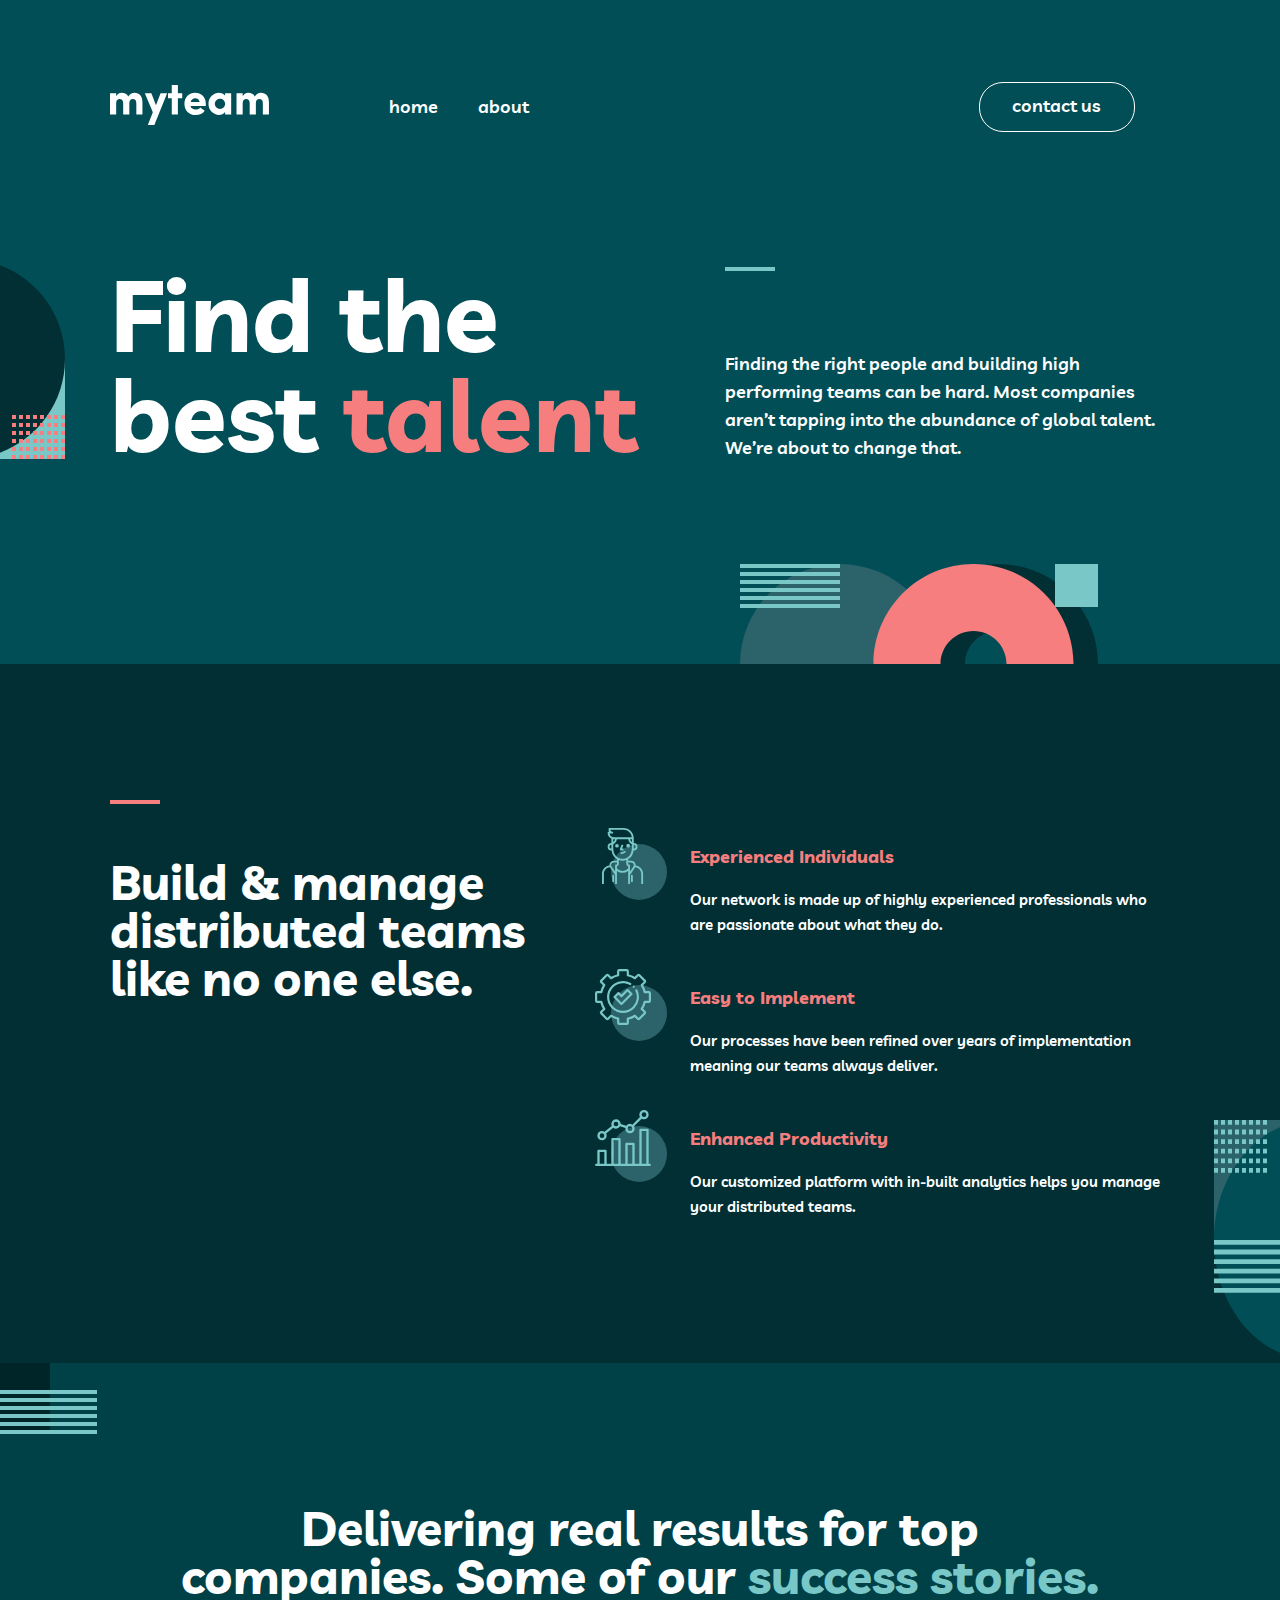
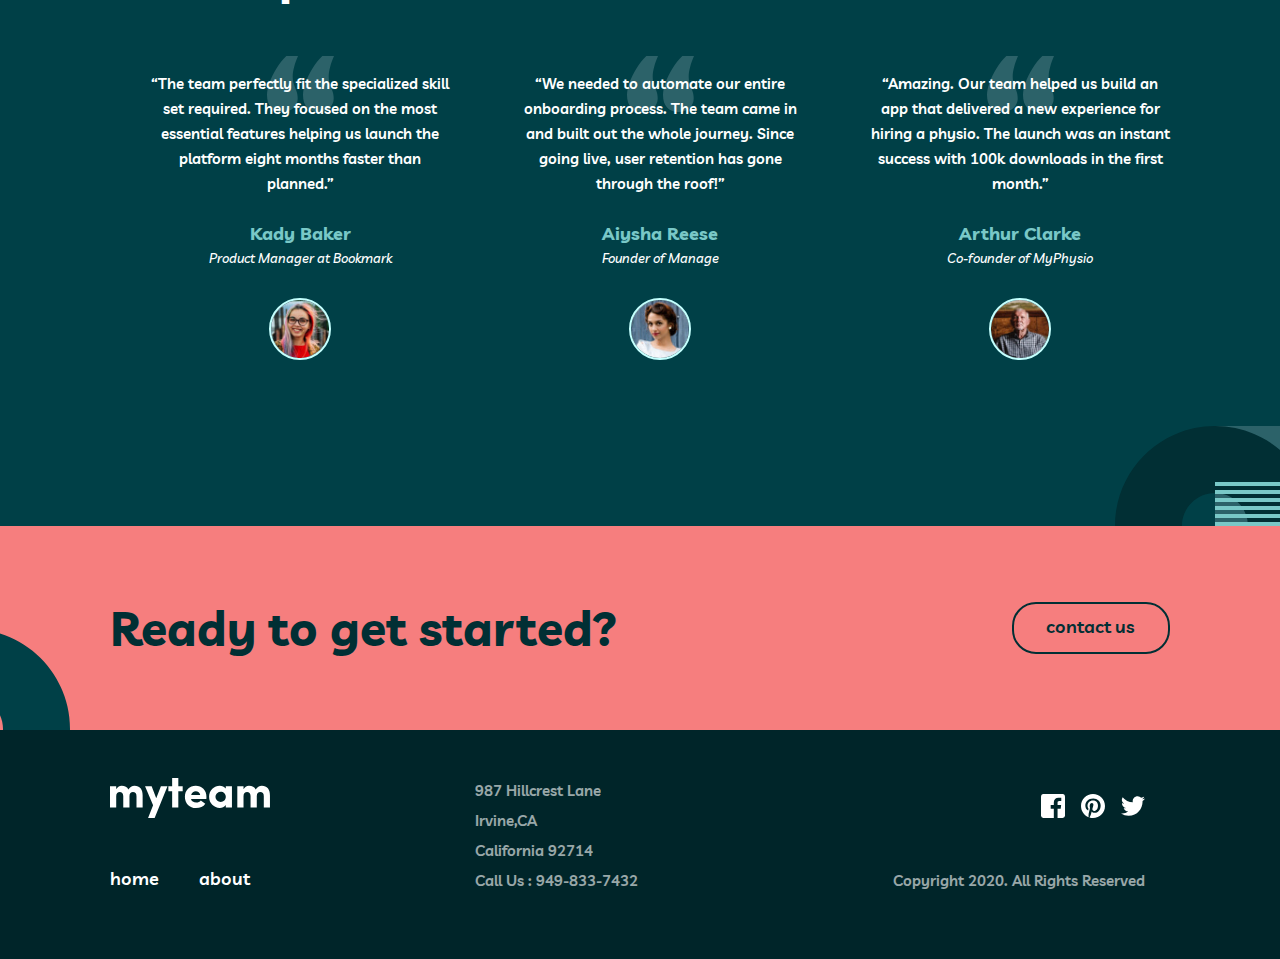
<file: index.html>
<!DOCTYPE html>
<html lang="en">
  <head>
    <meta charset="UTF-8" />
    <meta http-equiv="X-UA-Compatible" content="IE=edge" />
    <meta name="viewport" content="width=device-width, initial-scale=1.0" />
    <title>Myteam</title>
    <link rel="stylesheet" href="style.css"/>
    <link rel="stylesheet" href="index.css">
  </head>
  <body>
    <!-- header section -->
    <header class="header">
      <div class="header-contaienr container">
        <!-- site logo -->
        <a class="site-logo" href="index.html">
          <img
            class="site-logo-image"
            src="./images/myteam-logo.svg"
            alt="myteam-logo"
          />
        </a>
        <!-- navbat -->
        <ul class="site-nav">
          <li class="site-nav-item"><a href="index.html">home</a></li>
          <li class="site-nav-item"><a href="./about/about.html">about</a></li>
        </ul>
        <!-- contact -->
        <a class="main-btn header-btn" href="./contac/contact.html"> contact us </a>
      </div>
    </header>
    <!-- main -->
    <main class="main">
      <section class="hero">
        <div class="hero-container container">
          <img
            class="hefo-bg-image1"
            src="./images/hero-circle-dark.svg"
            alt="hero-image-1"
          />
          <div class="hero-constent">
            <h2 class="hero-title">Find the best <span>talent</span></h2>
            <div class="hero-content-text">
              <span class="main-border aqua"></span>
              <p class="hero-text">
                Finding the right people and building high performing teams can
                be hard. Most companies aren’t tapping into the abundance of
                global talent. We’re about to change that.
              </p>
            </div>
          </div>
          <img
            class="hero-bg-image2"
            src="./images/hero-circle-red.svg"
            alt="hero-image-2s"
          />
        </div>
      </section>
      <!-- sircle section -->
      <section class="sircle">
        <div class="sircle-container container">
          <div class="sircle-content">
            <div class="sircle-subtitle">
              <span class="main-border light"></span>
              <h2 class="sircle-title">
                Build & manage distributed teams like no one else.
              </h2>
            </div>
            <ul class="sircle-list">
              <li class="sircle-list-item">
                <img
                  class="sircle-item-image"
                  src="images/icon-circle-man.svg"
                  alt="sircle-image"
                />
                <div class="sircle-item-content">
                  <h5 class="sircle-content-title">Experienced Individuals</h5>
                  <p class="sircle-content-text">
                    Our network is made up of highly experienced professionals
                    who are passionate about what they do.
                  </p>
                </div>
              </li>
              <li class="sircle-list-item">
                <img
                  class="sircle-item-image"
                  src="./images/icon-circle-check-cog.svg"
                  alt=""
                />
                <div class="sircle-item-content">
                  <h5 class="sircle-content-title">Easy to Implement</h5>
                  <p class="sircle-content-text">
                    Our processes have been refined over years of implementation
                    meaning our teams always deliver.
                  </p>
                </div>
              </li>
              <li class="sircle-list-item">
                <img
                  class="sircle-item-image"
                  src="./images/icon-circle-line-chart.svg"
                  alt=""
                />
                <div class="sircle-item-content">
                  <h5 class="sircle-content-title">Enhanced Productivity</h5>
                  <p class="sircle-content-text">
                    Our customized platform with in-built analytics helps you
                    manage your distributed teams.
                  </p>
                </div>
              </li>
            </ul>
            <img
              class="sircle-bg-image"
              src="./images/clients-circle.svg"
              alt=""
            />
          </div>
        </div>
      </section>
      <!-- success section -->
      <section class="succes">
        <div class="success-container container">
          <img class="succes-bg-image1" src="./images/directors-rect.svg" alt="" />
          <div class="success-content">
            <h2 class="success-title">
              Delivering real results for top <br> companies. Some of our <span>success
                stories.</span>
            </h2>
            <ul class="success-list">
              <li class="success-list-item">
                <p class="success-item-text">
                  “The team perfectly fit the specialized skill set required.
                  They focused on the most essential features helping us launch
                  the platform eight months faster than planned.”
                </p>
                <div class="success-user-content">
                  <h5 class="user-title">Kady Baker</h5>
                  <p class="user-text">Product Manager at Bookmark</p>
                  <img class="user-image" src="./images/kady.jpg" alt="" />
                </div>
              </li>
              <li class="success-list-item">
                <p class="success-item-text">
                  “We needed to automate our entire onboarding process. The team
                  came in and built out the whole journey. Since going live,
                  user retention has gone through the roof!”
                </p>
                <div class="success-user-content">
                  <h5 class="user-title">Aiysha Reese</h5>
                  <p class="user-text">Founder of Manage</p>
                  <img class="user-image" src="./images/aisha.jpg" alt="" />
                </div>
              </li>
              <li class="success-list-item">
                <p class="success-item-text">
                  “Amazing. Our team helped us build an app that delivered a new
                  experience for hiring a physio. The launch was an instant
                  success with 100k downloads in the first month.”
                </p>
                <div class="success-user-content">
                  <h5 class="user-title">Arthur Clarke</h5>
                  <p class="user-text">Co-founder of MyPhysio</p>
                  <img class="user-image" src="./images/arthur.jpg" alt="" />
                </div>
              </li>
            </ul>
          </div>
          <img class="succes-bg-image2" src="./images/directors-circle.svg" alt="" />
        </div>
      </section>
      <!-- last section -->
      <section class="last-section">
          <div class="last-container container">
              <img class="last-image" src="./images/cta-bg.svg" alt="">
              <div class="last-content">
                  <h2 class="last-title">Ready to get started?</h2>
                  <a href="./contac/contact.html" class="main-btn last-btn">contact us</a>
              </div>
          </div>
      </section>
    </main>
    <!-- footer section -->
    <footer class="footer">
        <div class="footer-container container">
            <div class="footer-site-logo">
                  <!-- site logo -->
        <a class="site-logo footer-logo" href="#">
            <img
              class="footer-logo-image"
              src="./images/myteam-logo.svg"
              alt="myteam-logo"
            />
          </a>
          <!-- navbat -->
          <ul class="footer-nav">
            <li class="site-nav-item"><a href="index.html">home</a></li>
            <li class="site-nav-item"><a href="./about/about.html">about</a></li>
          </ul>
            </div>
            <ul class="footer-list">
                <li class="footer-list-item">987  Hillcrest Lane</li>
                <li class="footer-list-item">Irvine,CA</li>
                <li class="footer-list-item">California 92714</li>
                <li class="footer-list-item"> Call Us : 949-833-7432</li>
            </ul>
          <div class="footerSite-link">
            <ul class="footer-site-link">
                <li class="footer-link-item">
                    <img class="footer-link-image" src="./images/icon-facebook.svg" alt="">
                </li>
                <li class="footer-link-item">
                    <img class="footer-link-image" src="./images/icon-pinterest.svg" alt="">
                </li>
                <li class="footer-link-item">
                    <img class="footer-link-image" src="./images/icon-twitter.svg" alt="">
                </li>
            </ul>
            <p class="footer-link-text">Copyright 2020. All Rights Reserved</p>
          </div>
        </div>
    </footer>
  </body>
</html>
</file>
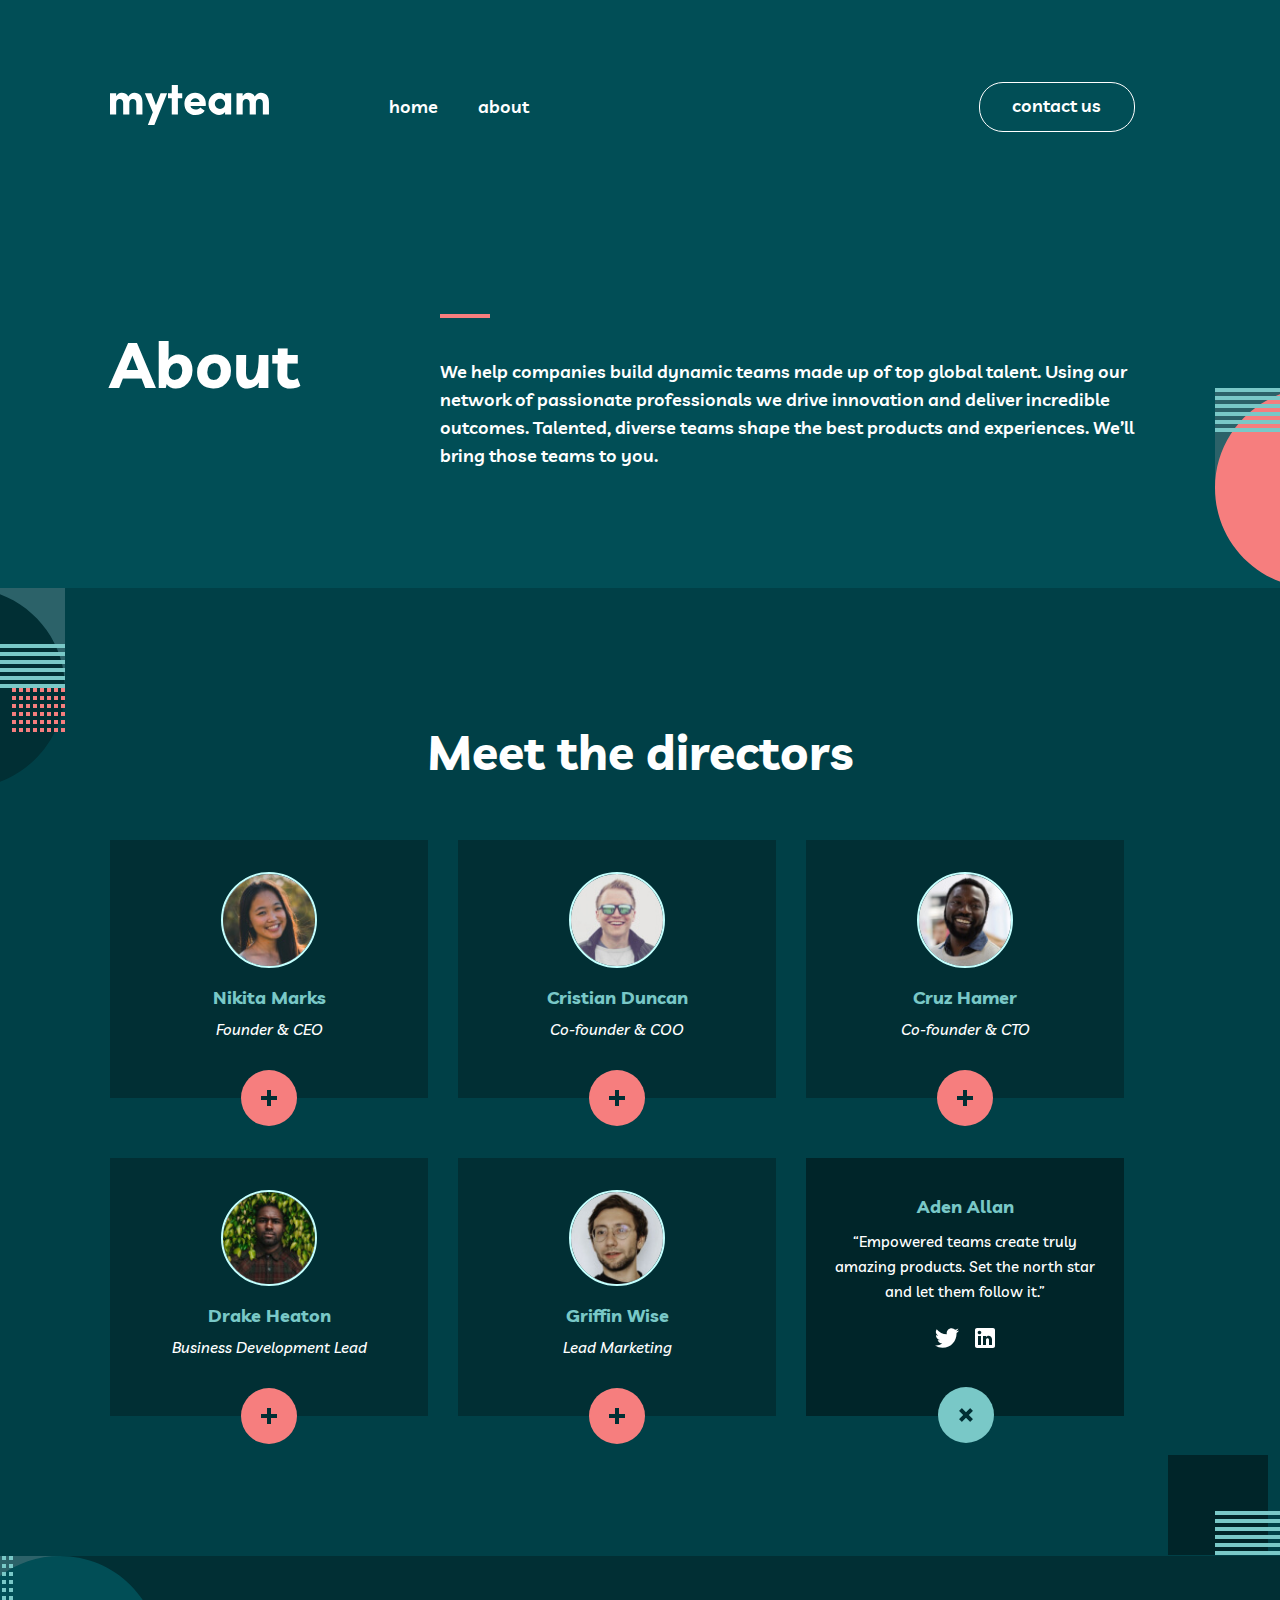
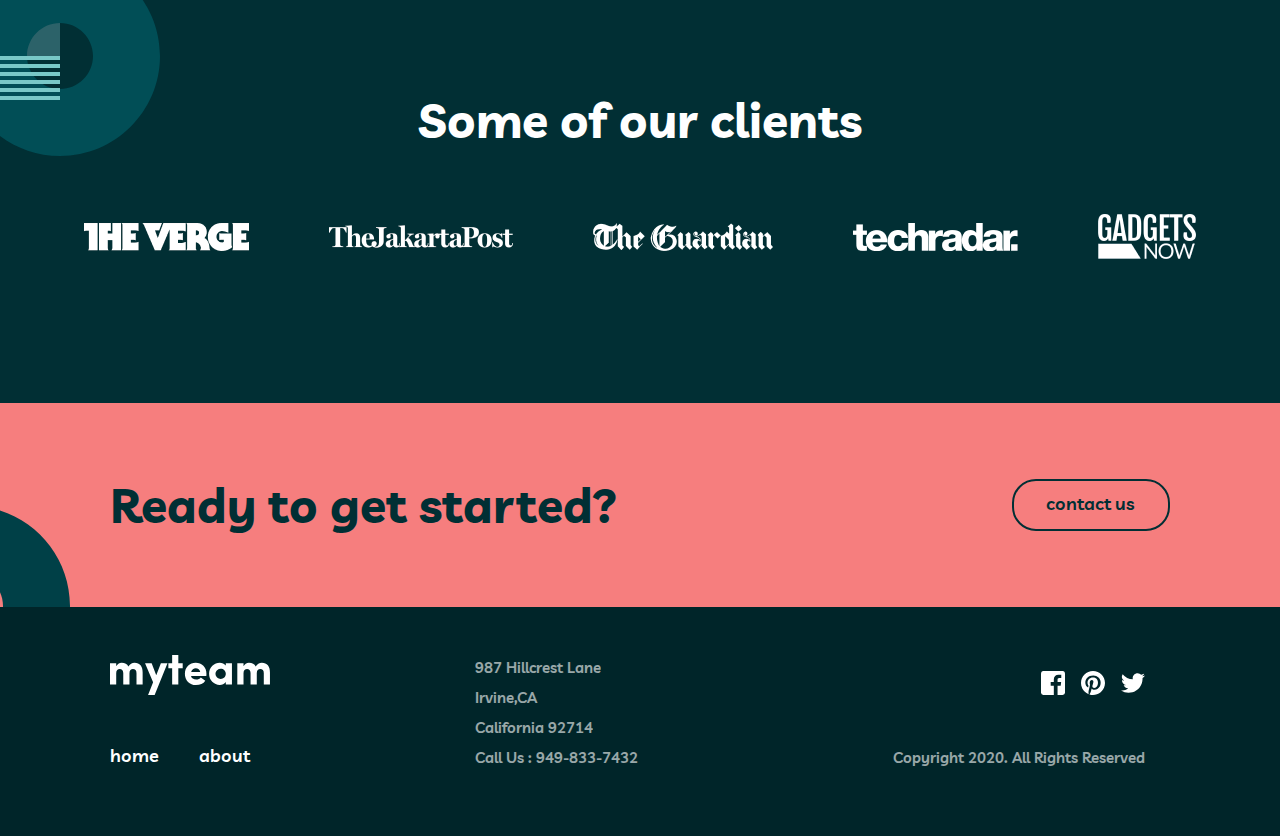
<file: about/about.html>
<!DOCTYPE html>
<html lang="en">
  <head>
    <meta charset="UTF-8" />
    <meta http-equiv="X-UA-Compatible" content="IE=edge" />
    <meta name="viewport" content="width=device-width, initial-scale=1.0" />
    <title>Myteam About</title>
    <link rel="stylesheet" href="../style.css" />
    <link rel="stylesheet" href="about.css" />
  </head>
  <body>
    <!-- header section -->
    <header class="header">
      <div class="header-contaienr container">
        <!-- site logo -->
        <a class="site-logo" href="index.html">
          <img
            class="site-logo-image"
            src="../images/myteam-logo.svg"
            alt="myteam-logo"
          />
        </a>
        <!-- navbar -->
        <ul class="site-nav">
          <li class="site-nav-item"><a href="../index.html">home</a></li>
          <li class="site-nav-item"><a href="about.html">about</a></li>
        </ul>
        <!-- contact -->
        <a class="main-btn header-btn" href="../contac/contact.html"> contact us </a>
      </div>
    </header>
    <!-- main -->
    <main class="main">
      <!-- section about -->
      <section class="about-hero">
        <div class="about-hero-container container">
          <div class="about-hero-content">
            <h2 class="about-hero-title">About</h2>
            <div class="about-content-item">
              <span class="main-border light"></span>
              <p class="about-content-text">
                We help companies build dynamic teams made up of top global
                talent. Using our network of passionate professionals we drive
                innovation and deliver incredible outcomes. Talented, diverse
                teams shape the best products and experiences. We’ll bring those
                teams to you.
              </p>
            </div>
          </div>
          <img
            class="about-content-image"
            src="../images/about-hero-circle.svg"
            alt=""
          />
        </div>
      </section>
      <!-- about direct -->
      <section class="direct">
        <div class="direct-container container">
          <img class="direct-bg-image1" src="../images/directors-circle.svg" alt="" />
          <div class="direct-content">
            <h2 class="direct-title">Meet the directors</h2>
            <div class="direct-contetn-card">
              <div class="card-item">
                <img class="card-image" src="../images/nikita.jpg" alt="" />
                <h5 class="card-title">Nikita Marks</h5>
                <p class="card-text">Founder & CEO</p>
                <span class="card-span">
                  <img class="card-span-image" src="../images/icon-plus.svg" alt="" />
                </span>
              </div>
              <div class="card-item">
                <img class="card-image" src="../images/cristian.jpg" alt="" />
                <h5 class="card-title">Cristian Duncan</h5>
                <p class="card-text">Co-founder & COO</p>
                <span class="card-span">
                  <img class="card-span-image" src="../images/icon-plus.svg" alt="" />
                </span>
              </div>
              <div class="card-item">
                <img class="card-image" src="../images/cruz.jpg" alt="" />
                <h5 class="card-title">Cruz Hamer</h5>
                <p class="card-text">Co-founder & CTO</p>
                <span class="card-span">
                  <img class="card-span-image" src="../images/icon-plus.svg" alt="" />
                </span>
              </div>
              <div class="card-item">
                <img class="card-image" src="../images/drake.jpg" alt="" />
                <h5 class="card-title">Drake Heaton</h5>
                <p class="card-text">Business Development Lead</p>
                <span class="card-span">
                  <img class="card-span-image" src="../images/icon-plus.svg" alt="" />
                </span>
              </div>
              <div class="card-item">
                <img class="card-image" src="../images/griffin.jpg" alt="" />
                <h5 class="card-title">Griffin Wise</h5>
                <p class="card-text">Lead Marketing</p>
                <span class="card-span">
                  <img class="card-span-image" src="../images/icon-plus.svg" alt="" />
                </span>
              </div> 
              <div class="card-last-item">
                <h2 class="card-last-title">Aden Allan</h2>
                <p class="card-item-text">“Empowered teams create truly amazing 
                    products. Set the north star and let them follow it.”</p>
                    <div class="card-link">
                        <img class="card-link-image" src="../images/icon-twitter.svg" alt="">
                        <img class="card-link-image" src="../images/icon-linkedin.svg" alt="">
                    </div>
                <span class="card-last-span">
                  <img class="card-last-image" src="../images/icon-plus.svg" alt="" />
                </span>
              </div>
            </div>
          </div>
          <img class="direct-bg-image2" src="../images/directors-rect.svg" alt="" />
        </div>
      </section>
      <!-- clients section -->
      <section class="clients">
          <div class="clients-container container">
              <img class="clients-bg-image1" src="../images/clients-circle.svg" alt="">
              <div class="clients-content">
                  <h2 class="clients-title">Some of our clients</h2>
                  <div class="clients-items">
                      <div class="clients-item">
                          <img class="clients-item-image" src="../images/the-verge.png" alt=""
                          srcset="../images/the-verge.png 1x, ../images/the-verge@2x.png 2x">
                      </div>
                      <div class="clients-item">
                        <img class="clients-item-image" src="../images/the-jakarta-post.png" alt=""
                        srcset="../images/the-jakarta-post.png 1x, ../images/the-jakarta-post@2x.png 2x">
                      </div>
                      <div class="clients-item">
                        <img class="clients-item-image" src="../images/the-guardian.png" alt=""
                        srcset="../images/the-guardian.png 1x, ../images/the-guardian@2x.png 2x">
                      </div>
                      <div class="clients-item">
                        <img class="clients-item-image" src="../images/techradar.png" alt=""
                        srcset="../images/techradar.png 1x, ../images/techradar@2x.png 2x">
                      </div>
                      <div class="clients-item">
                        <img class="clients-item-image" src="../images/gadgets-now.png" alt=""
                        srcset="../images/gadgets-now.png 1x, ../images/gadgets-now@2x.png 2x">
                      </div>
                  </div>
              </div>
          </div>
      </section>
      <!-- last section -->
      <section class="last-section">
        <div class="last-container container">
          <img class="last-image" src="../images/cta-bg.svg" alt="" />
          <div class="last-content">
            <h2 class="last-title">Ready to get started?</h2>
            <a href="../contac/contact.html" class="main-btn last-btn">contact us</a>
          </div>
        </div>
      </section>
    </main>
    <!-- footer -->
    <footer class="footer">
      <div class="footer-container container">
        <div class="footer-site-logo">
          <!-- site logo -->
          <a class="site-logo footer-logo" href="#">
            <img
              class="footer-logo-image"
              src="../images/myteam-logo.svg"
              alt="myteam-logo"
            />
          </a>
          <!-- navbat -->
          <ul class="footer-nav">
            <li class="site-nav-item"><a href="index.html">home</a></li>
            <li class="site-nav-item">
              <a href="../about/about.html">about</a>
            </li>
          </ul>
        </div>
        <ul class="footer-list">
          <li class="footer-list-item">987 Hillcrest Lane</li>
          <li class="footer-list-item">Irvine,CA</li>
          <li class="footer-list-item">California 92714</li>
          <li class="footer-list-item">Call Us : 949-833-7432</li>
        </ul>
        <div class="footerSite-link">
          <ul class="footer-site-link">
            <li class="footer-link-item">
              <img
                class="footer-link-image"
                src="../images/icon-facebook.svg"
                alt=""
              />
            </li>
            <li class="footer-link-item">
              <img
                class="footer-link-image"
                src="../images/icon-pinterest.svg"
                alt=""
              />
            </li>
            <li class="footer-link-item">
              <img
                class="footer-link-image"
                src="../images/icon-twitter.svg"
                alt=""
              />
            </li>
          </ul>
          <p class="footer-link-text">Copyright 2020. All Rights Reserved</p>
        </div>
      </div>
    </footer>
  </body>
</html>
</file>
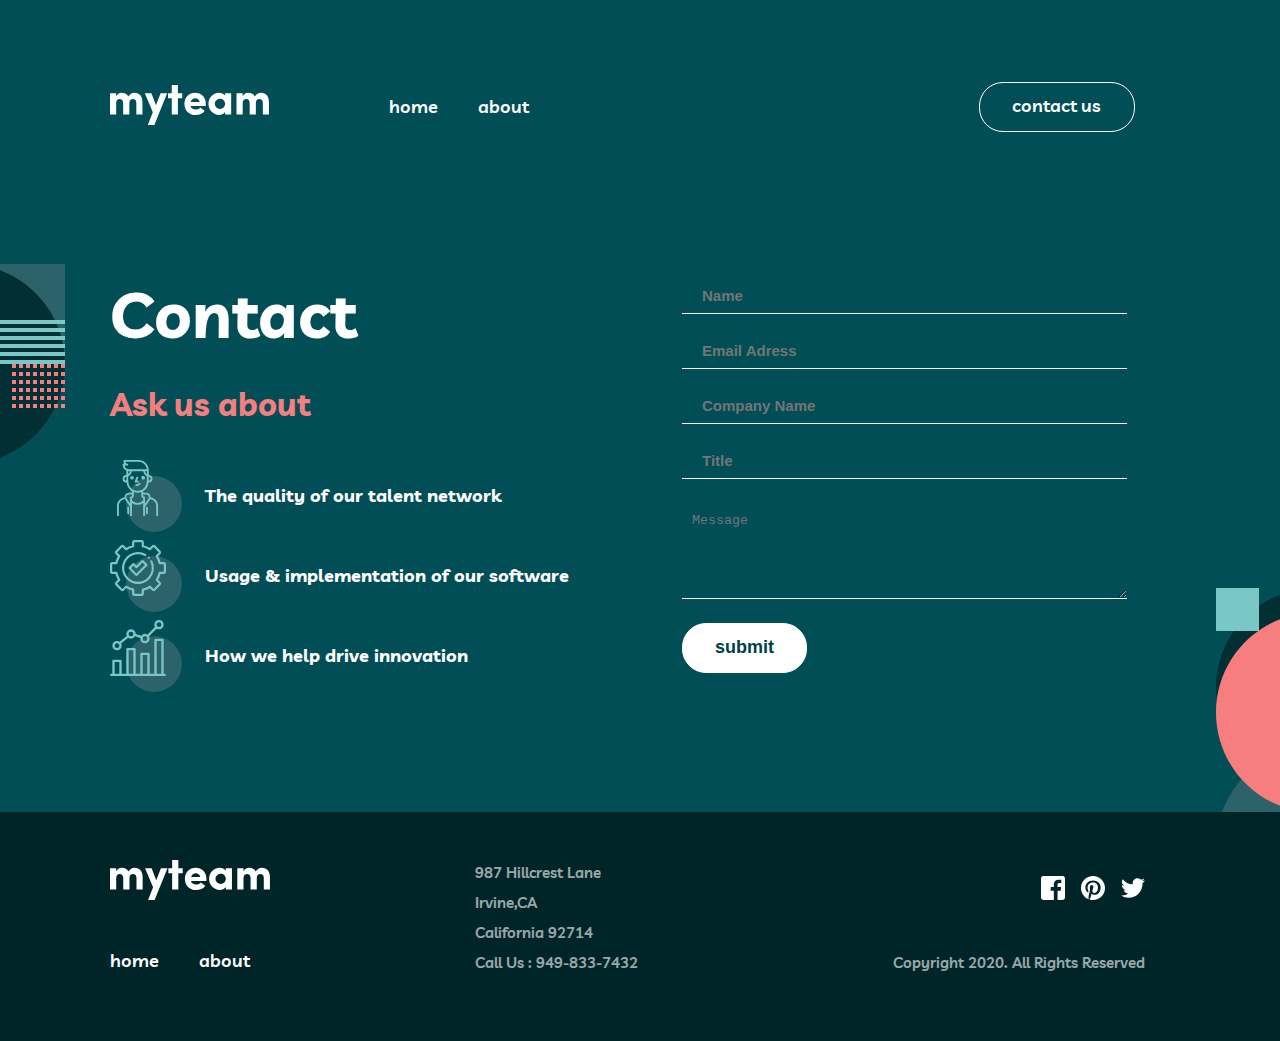
<file: contac/contact.html>
<!DOCTYPE html>
<html lang="en">
<head>
    <meta charset="UTF-8">
    <meta http-equiv="X-UA-Compatible" content="IE=edge">
    <meta name="viewport" content="width=device-width, initial-scale=1.0">
    <title>Myteam Contact</title>
    <link rel="stylesheet" href="../style.css">
    <link rel="stylesheet" href="contact.css">
</head>
<body>
     <!-- header section -->
     <header class="header">
        <div class="header-contaienr container">
          <!-- site logo -->
          <a class="site-logo" href="../index.html">
            <img
              class="site-logo-image"
              src="../images/myteam-logo.svg"
              alt="myteam-logo"
            />
          </a>
          <!-- navbar -->
          <ul class="site-nav">
            <li class="site-nav-item"><a href="../index.html">home</a></li>
            <li class="site-nav-item"><a href="../about.html">about</a></li>
          </ul>
          <!-- contact -->
          <a class="main-btn header-btn" href="./contact.html"> contact us </a>
        </div>
      </header>
      <!-- main section -->
      <main class="main">
      <section class="contact">
          <div class="contact-container container">
              <img class="contact-bg-image1" src="../images/directors-circle.svg" alt="">
              <div class="contact-content">
                  <div class="contact-item">
                      <h2 class="contact-title">Contact</h2>
                      <h5 class="contact-subtitle">Ask us about</h5>
                      <ul class="contact-list">
                          <li class="contact-list-item">
                              <img class="contact-list-image" src="../images/icon-circle-man.svg" alt="">
                              <p class="contact-list-text">The quality of our talent network</p>
                          </li>
                          <li class="contact-list-item">
                              <img class="contact-list-image" src="../images/icon-circle-check-cog.svg" alt="">
                              <p class="contact-list-text">Usage & implementation of our software</p>
                          </li>
                          <li class="contact-list-item">
                              <img class="contact-list-image" src="../images/icon-circle-line-chart.svg" alt="">
                              <p class="contact-list-text">How we help drive innovation</p>
                          </li>
                      </ul>
                  </div>
                  <div class="contact-form">
                      <form class="form">
                          <input class="input" type="text" placeholder="Name">
                          <input class="input" type="text" placeholder="Email Adress">
                          <input class="input" type="text" placeholder="Company Name">
                          <input class="input" type="text" placeholder="Title">
                          <textarea class="message" name="message" id="message" cols="30"
                          rows="5" placeholder="Message"></textarea>
                          <button class="form-btn">submit</button>
                      </form>
                  </div>
              </div>
              <img class="contact-bg-image2" src="../images/hero-circle-red.svg" alt="">
          </div>
      </section>
      </main>
        <!-- footer -->
        <footer class="footer">
            <div class="footer-container container">
              <div class="footer-site-logo">
                <!-- site logo -->
                <a class="site-logo footer-logo" href="#">
                  <img
                    class="footer-logo-image"
                    src="../images/myteam-logo.svg"
                    alt="myteam-logo"
                  />
                </a>
                <!-- navbat -->
                <ul class="footer-nav">
                  <li class="site-nav-item"><a href="../index.html ">home</a></li>
                  <li class="site-nav-item">
                    <a href="../about/about.html">about</a>
                  </li>
                </ul>
              </div>
              <ul class="footer-list">
                <li class="footer-list-item">987 Hillcrest Lane</li>
                <li class="footer-list-item">Irvine,CA</li>
                <li class="footer-list-item">California 92714</li>
                <li class="footer-list-item">Call Us : 949-833-7432</li>
              </ul>
              <div class="footerSite-link">
                <ul class="footer-site-link">
                  <li class="footer-link-item">
                    <img
                      class="footer-link-image"
                      src="../images/icon-facebook.svg"
                      alt=""
                    />
                  </li>
                  <li class="footer-link-item">
                    <img
                      class="footer-link-image"
                      src="../images/icon-pinterest.svg"
                      alt=""
                    />
                  </li>
                  <li class="footer-link-item">
                    <img
                      class="footer-link-image"
                      src="../images/icon-twitter.svg"
                      alt=""
                    />
                  </li>
                </ul>
                <p class="footer-link-text">Copyright 2020. All Rights Reserved</p>
              </div>
            </div>
          </footer>
</body>
</html>
</file>
<file: style.css>
@import url("https://fonts.googleapis.com/css2?family=Livvic:wght@100;200;300;400;500;600;800;900&display=swap");
/* roote */
:root {
  --main-color: #014e56;
  --text-color: #fff;
  --span-color: #f67e7e;
  --raptur-blue: #79c8c7;
  --sacramento: #012f34;
  --deep: #004047;
  --border-color: #c4fffe;
  --darkGreen:#002529;
}
/* global */
* {
  box-sizing: border-box;
}
html {
  font-size: 10px;
}
body {
  display: flex;
  flex-direction: column;
  margin: 0;
  padding: 0;
  font-family: "Livvic", sans-serif;
  font-size: 1.6rem;
  font-weight: 400;
  overflow-x: hidden;
}

/* container */
.container {
  max-width: 1100px;
  width: 100%;
  margin: 0 auto;
  padding: 0 20px;
}
/* header section */
.header {
  padding: 7.7rem;
  background: var(--main-color);
}
.header-contaienr {
  display: flex;
  align-items: center;
}

.site-logo {
  margin-right: 8rem;
  transition: 0.3s;
}
.site-logo:active {
  opacity: 0.6;
}
.site-logo:hover {
  opacity: 0.8;
}
.site-logo-image {
  width: 15.9rem;
  height: 4rem;
}
.site-nav {
  display: flex;
  align-items: center;
  list-style: none;
  margin-right: 45rem;
 
}
.site-nav-item a {
    text-decoration: none;
  transition: 0.5s;
  cursor: pointer;
  color: var(--text-color);
  font-size: 1.8rem;
  font-weight: 600;
  line-height: 2.8rem;
}
.site-nav-item a:hover {
  color: var(--span-color);
}
.site-nav-item a:active {
  opacity: 0.6;
}

.site-nav-item:not(:last-child) {
  margin-right: 4rem;
}
.main-btn {
  border-radius: 2.4rem;
  font-size: 1.8rem;
  font-weight: 600;
  line-height: 2.8rem;
  transition: 0.5s;
  text-decoration: none;
  padding: 0.9rem 3.3rem 1.1rem 3.2rem;
}
.header-btn{
  color: var(--text-color);
  border: 1px solid var(--text-color);
}
.header-btn:hover {
  background: var(--text-color);
  color: var(--main-color);
}
.header-btn:active {
  background: var(--main-color);
  color: var(--text-color);
  opacity: 0.6;
}
/* main */
.main {
  flex-grow: 1;
}
/* border */
.main-border {
    display: block;
    width: 50px;
    height: 4px;
  }
  .aqua {
    background: var(--raptur-blue);
    margin-bottom: 7.9rem;
  }
  .light {
    background: var(--span-color);
    margin-bottom: 5.4rem;
  }
  .last-section {
    position: relative;
    background: var(--span-color);
    padding: 7.6rem 0;
    z-index: 1;
}
.last-container{
    position: relative;
}
.last-image {
    position: absolute;
    left: -22rem;
    bottom: -17.5rem;
    z-index: 0;
}
.last-content {
    display: flex;
    justify-content: space-between;
    align-items:center;
}
.last-title {
    margin: 0;
    padding: 0;
    font-size: 4.8rem;
    font-weight: 700;
    line-height: 4.8rem;
    color: var(--sacramento);
}

.last-btn {
    color: var(--sacramento);
    border: 2px solid var(--sacramento);
}
.last-btn:hover{
    background: var(--sacramento);
    color: var(--text-color);
}
.last-btn:active{
    background: var(--span-color);
    color:var(--sacramento);
    opacity: 0.6;
}
/* footer section */
.footer {
    position: relative;
    background: var(--darkGreen);
    padding: 4.8rem 0;
    z-index: 1;
}
.footer-container {
    display: flex;
    align-items:flex-start;
}
.footer-site-logo {
    margin: 0;
    display: flex;
    flex-direction: column;
    align-items: flex-start;
    margin-right: 12.5rem;
}
.footer-logo {
    margin-bottom: 2.5rem;
}

.footer-nav {
    padding: 0;
    color: var(--text-color);
    list-style: none;
    font-size: 1.8rem;
    font-weight: 600;
    list-style: 2.8rem;
    display: flex;
    align-items: center;
}
.footer-list {
    margin: 0;
    padding: 0;
    margin-right: 25.5rem;
}
.footer-list-item {
    list-style: none;
    font-size: 1.5rem;
    font-weight: 600;
    line-height: 2.5rem;
    color: var(--text-color);
    opacity: 0.6;
}
.footer-list-item:not(:last-child){
    margin-bottom: 5px;
}

.footerSite-link {
    margin: 0;
    padding: 0;
    display: flex;
    flex-direction: column;
    align-items: flex-end;
}
.footer-site-link {
    list-style: none;
    display: flex;
    align-items:center;
}
.footer-link-item{
    cursor: pointer;
    margin-bottom: 3rem;
}
.footer-link-item:not(:last-child) {
   margin-right: 1.6rem;
}
.footer-link-image {
    border-radius: 10%;
}
.footer-link-text {
    margin: 0;
    padding: 0;
    color:var(--text-color);
    opacity: 0.6;
    font-size: 1.5rem;
    font-weight: 600;
    line-height: 2.5rem;
}
/* media query */
@media (max-width:768px) {
    .container{
        max-width: 768px;
        width: 100%;
    }
    .site-logo {
        width: 12.7rem;
        margin-right: 4.8rem;
    }
    .site-nav {
        margin-right: 6rem;
      }
}
</file>
<file: index.css>
.hero {
    background: var(--main-color);
    padding: 5rem 0 20rem;
  }
  .hero-container {
    position: relative;
  }
  .hefo-bg-image1 {
    width: 20rem;
    position: absolute;
    top: -0.5rem;
    left: -22.5rem;
  }
  .hero-constent {
    display: flex;
    align-items: center;
    justify-content: space-between;
  }
  .hero-title {
    width: 635px;
    margin: 0;
    color: var(--text-color);
    font-size: 10rem;
    font-weight: 700;
    line-height: 10rem;
  }
  .hero-title span {
    color: var(--span-color);
  }
  /* .hero-content-text {
      
  } */
 
  .hero-text {
    width: 44.5rem;
    font-size: 1.8rem;
    font-weight: 600;
    line-height: 2.8rem;
    color: var(--text-color);
    margin: 0;
    padding: 0;
  }
  .hero-bg-image2 {
    width: 35.8rem;
    position: absolute;
    bottom: -30rem;
    left: 65rem;
    z-index: 0;
  }
  /* sircle section */
  .sircle {
    position: relative;
    background: var(--sacramento);
    z-index: 1;
    padding: 12.8rem 0;
  }
  .sircle-container {
    position: relative;
  }
  .sircle-content {
    display: flex;
    justify-content: space-between;
    align-items: baseline;
  }

  .sircle-title {
    width: 44.5rem;
    font-size: 4.8rem;
    font-weight: 700;
    line-height: 4.8rem;
    color: var(--text-color);
  }
  .sircle-list {
    list-style: none;
  }
  .sircle-list-item {
    margin-top: 2rem;
    display: flex;
  }
  .sircle-list-item:not(:last-child) {
    margin-bottom: 3.2rem;
  }
  .sircle-item-image {
    width: 7.2rem;
    height: 7.2rem;
    margin-right: 2.3rem;
  }
  .sircle-item-content {
    padding-top: 1.5rem;
  }
  .sircle-content-title {
    margin: 0;
    color: var(--span-color);
    font-weight: 700;
    font-size: 1.8rem;
    line-height: 2.8rem;
    margin-bottom: 1.6rem;
  }
  .sircle-content-text {
    margin: 0;
    padding: 0;
    color: var(--text-color);
    font-size: 1.5rem;
    font-weight: 600;
    line-height: 2.5rem;
  }
  .sircle-bg-image {
    position: absolute;
    bottom: -12.5rem;
    right: -22.4rem;
    width: 20rem;
    height: 24rem;
  }
  /* success section */
  .succes {
    background: var(--deep);
    padding: 14.1rem 0 15rem;
  }
  .success-container {
    position: relative;
  }
  .succes-bg-image1 {
    position: absolute;
    top: -17rem;
    left: -14rem;
  }
  /* .success-content {
  } */
  .success-title {
    margin: 0;
    padding: 0;
    width: 94.5rem;
    font-weight: 700;
    font-size: 4.8rem;
    line-height: 4.8rem;
    color: var(--text-color);
    text-align: center;
    margin: auto;
  }
  .success-title span {
    color: var(--raptur-blue);
  }
  .success-list {
    margin-top: 5.6rem;
    display: flex;
    align-items: center;
    justify-content: space-between;
    list-style: none;
  }
  .success-list-item {
    background: url("./images/icon-quotes.svg");
    background-repeat: no-repeat;
    background-position: top center;
  }
  .success-list-item:not(:last-child) {
    margin-right: 30px;
  }
  .success-item-text {
    width: 30rem;
    font-size: 1.5rem;
    font-weight: 600;
    line-height: 2.5rem;
    color: var(--text-color);
    text-align: center;
    margin-bottom: 2.4rem;
  }
  .success-user-content {
    display: flex;
    flex-direction: column;
    align-items: center;
  }
  .user-title {
    margin: 0;
    padding: 0;
    color: var(--raptur-blue);
    font-size: 1.8rem;
    font-weight: 700;
    line-height: 2.8rem;
    margin-bottom: 2px;
  }
  .user-text {
    color: var(--text-color);
    margin: 0;
    padding: 0;
    font-style: italic;
    font-size: 1.3rem;
    font-weight: 500;
    margin-bottom: 3.2rem;
  }
  .user-image {
    width: 6.2rem;
    height: 6.2rem;
    border: 2px solid var(--border-color);
    border-radius: 50%;
  }
  .succes-bg-image2 {
    position: absolute;
    right: -12.5rem;
    bottom: -26.6rem;
    z-index: 0;
  }
  /* last section */
</file>
<file: about/about.css>
:root {
    --main-color: #014e56;
    --text-color: #fff;
    --span-color: #f67e7e;
    --raptur-blue: #79c8c7;
    --sacramento: #012f34;
    --deep: #004047;
    --border-color: #c4fffe;
    --darkGreen:#002529;
}
.about-hero {
    background: var(--main-color);
    padding: 10rem 0;
}
.about-hero-container {
    position: relative;
}
.about-hero-content {
    display: flex;
    align-items:stretch;
}
.about-hero-title {
    width: 35rem;
    margin: 0;
    padding: 0;
    color: var(--text-color);
    font-size: 6.4rem;
    font-weight: 700;
    line-height: 10rem;
    margin-right: 3rem;
}
/* .about-content-item {
} */
.light {
    margin-bottom: 4rem;
}
.about-content-text {
    width: 73rem;
    font-size: 1.8rem;
    font-weight: 600;
    line-height: 2.8rem;
    color: var(--text-color);
}
.about-content-image {
    position: absolute;
    width: 20rem;
    height: 20rem;
    bottom: -10rem;
    right: -22.5rem;
}
/* about direct */
.direct {
    background: var(--deep);
    padding: 14rem 0;
}
.direct-container {
    position: relative;
}
.direct-bg-image1 {
    position: absolute;
    top: -14rem;
    left: -22.5rem;
}
.direct-content {
    text-align: center;
}
.direct-title {
    margin: 0;
    padding: 0;
    color: var(--text-color);
    font-size: 4.8rem;
    font-weight: 700;
    line-height: 4.8rem;
    margin-bottom: 6.4rem;
}
.direct-contetn-card {
    display: grid;
    grid-template-columns: repeat(3, 30%);
    column-gap: 3rem;
    row-gap: 6rem;
    
}
.card-item {
    background: var(--sacramento);
    padding: 3.2rem 12.7rem 5.6rem;
    position: relative;
    display: flex;
    flex-direction: column;
    align-items:center;
}
.card-image {
    width: 9.6rem;
    height: 9.6rem;
    border-radius :50%;
    border: 2px solid var(--border-color);
    margin-bottom: 1.6rem;
}
.card-title {
    margin: 0;
    padding: 0;
    width: 30.2rem;
    font-size: 1.8rem;
    font-weight: 700;
    line-height: 2.8rem;
    color: var(--raptur-blue);
    margin-bottom: 5px;
}
.card-text {
    margin: 0;
    padding: 0;
    width: 30.2rem;
    color: var(--text-color);
    font-size: 1.5rem;
    font-weight: 500;
    font-style: italic;
    line-height: 2.5rem;
}
.card-span {
    display: inline-block;
    position: absolute;
    width: 5.6rem;
    height: 5.6rem;
    padding: 2rem;
    background: var(--span-color);
    border-radius: 50%;
    top: 23rem;
    transition: 0.5s;
    cursor: pointer;
}
.card-span:hover{
    background: var(--border-color);
}
/* .card-span-image {
} */
.card-last-item {
    background: var(--darkGreen);
    position: relative;
    padding: 3.5rem 2.4rem 6.3rem;
    text-align: center;
}
.card-last-title{
    margin: 0;
    padding: 0;
    font-size: 1.8rem;
    font-weight: 700;
    line-height: 2.8rem;
    color: var(--raptur-blue);
    margin-bottom: 8px;
}
.card-item-text {
    margin: 0;
    padding: 0;
    font-size: 1.5rem;
    font-weight: 500;
    line-height: 2.5rem;
    color: var(--text-color);
    text-align:center;
    margin-bottom: 2.4rem;
}
.card-link{
    display: flex;
    justify-content: center;
    align-items:center;
}
.card-link-image:not(:last-child){
margin-right: 1.6rem;
}
.card-last-span {
    position: absolute;
    background: var(--raptur-blue);
    width: 5.6rem;
    height: 5.6rem;
    padding: 2rem;
    border-radius: 50%;
    bottom: -2.7rem;
    right: 13rem;
    cursor: pointer;
    transition: 0.5s;
}
.card-last-span:hover{
    background: var(--span-color);
}
.card-last-image {
transform: rotate(135deg);
}
.direct-bg-image2 {
    position: absolute;
    bottom: -13.9rem;
    right: -12.5rem;
}
/* clients */
.clients {
    background: var(--sacramento);
    padding: 14rem 0;
}
.clients-container {
    position: relative;
}

.clients-bg-image1 {
    position: absolute;
    top: -14rem;
    left: -13rem;
}
.clients-content {
    display: flex;
    flex-direction: column;
    align-items:center;
}
.clients-title {
    margin: 0;
    padding: 0;
    color: var(--text-color);
    font-size: 4.8rem;
    font-weight: 700;
    line-height: 4.8rem;
    margin-bottom: 7rem;
}
.clients-items {
    display: flex;
    align-items: center;
}
.clients-item:not(:last-child) {
    margin-right: 8rem;
}
/* .clients-item-image {
} */
</file>
<file: contac/contact.css>
:root {
    --main-color: #014e56;
    --text-color: #fff;
    --span-color: #f67e7e;
    --raptur-blue: #79c8c7;
    --sacramento: #012f34;
    --deep: #004047;
    --border-color: #c4fffe;
    --darkGreen:#002529;
}
/* contact section */
.contact {
    background: var(--main-color);
    padding: 5rem 0 12rem;
}
.contact-container {
    position: relative;
}
.contact-bg-image1 {
    position: absolute;
    left: -22.5rem;
}
.contact-content {
    display: flex;
    align-items: center;
}
.contact-item {
    margin-right: 3.2rem;
}
.contact-title {
    margin: 0;
    padding: 0;
    font-size: 6.4rem;
    font-weight: 700;
    line-height: 10rem;
    color: var(--text-color);
    margin-bottom: 1.6rem;
}
.contact-subtitle {
    margin: 0;
    padding: 0;
    font-size: 3.2rem;
    font-weight: 700;
    line-height: 4.8rem;
    color: var(--span-color);
    margin-bottom: 3.2rem;
}
.contact-list {
    list-style: none;
    margin: 0;
    padding: 0;
}
.contact-list-item {
     display: flex;
     align-items: center;
}
.contact-list-item:not(:last-child){
    margin-bottom: 8px;
}
.contact-list-image {
    width: 7.2rem;
    height: 7.2rem;
    margin-right: 2.3rem;
}
.contact-list-text {
    width: 44.5rem;
    font-size: 1.8rem;
    font-weight: 700;
    line-height: 2.8rem;
    color: var(--text-color);
}
.contact-form {
    width: 42%;
}
.form {
    display: flex;
    flex-direction: column;
    align-items: flex-start;
}
.input {
    width: 100%;
    background: transparent;
    border: none;
    border-bottom: 1px solid var(--text-color);
    outline: none;
    padding: 0 0 0.5rem 2rem;
    font-size: 1.5rem;
    font-weight: 600;
    line-height: 2.5rem;
    margin-bottom: 2.4rem;
    color: var(--text-color);
    transition: 0.5s;
    cursor: pointer;
}
.input:hover{
    border-color: var(--span-color);
}
.input:active{
    border-color: var(--border-color);
}
.message {
    width: 100%;
    padding: 1rem;
    background: transparent;
    outline: none;
    border: none;
    border-bottom: 1px solid var(--text-color);
    margin-bottom: 2.4rem;
    cursor: pointer;
}
.form-btn {
    background: var(--text-color);
    padding: 0.9rem 3.2rem 1.1rem;
    cursor: pointer;
    outline: none;
    border: 1px solid var(--text-color);
    border-radius: 2.4rem;
    font-size: 1.8rem;
    font-weight: 600;
    line-height: 2.8rem;
    color: var(--deep);
    transition: 0.5s;
}
.form-btn:hover{
    background: transparent;
    color: var(--text-color);
}
.contact-bg-image2 {
    position: absolute;
    transform: rotate(-90deg);
    right: -30.5rem;
    bottom:-17.5rem;
}
</file>
